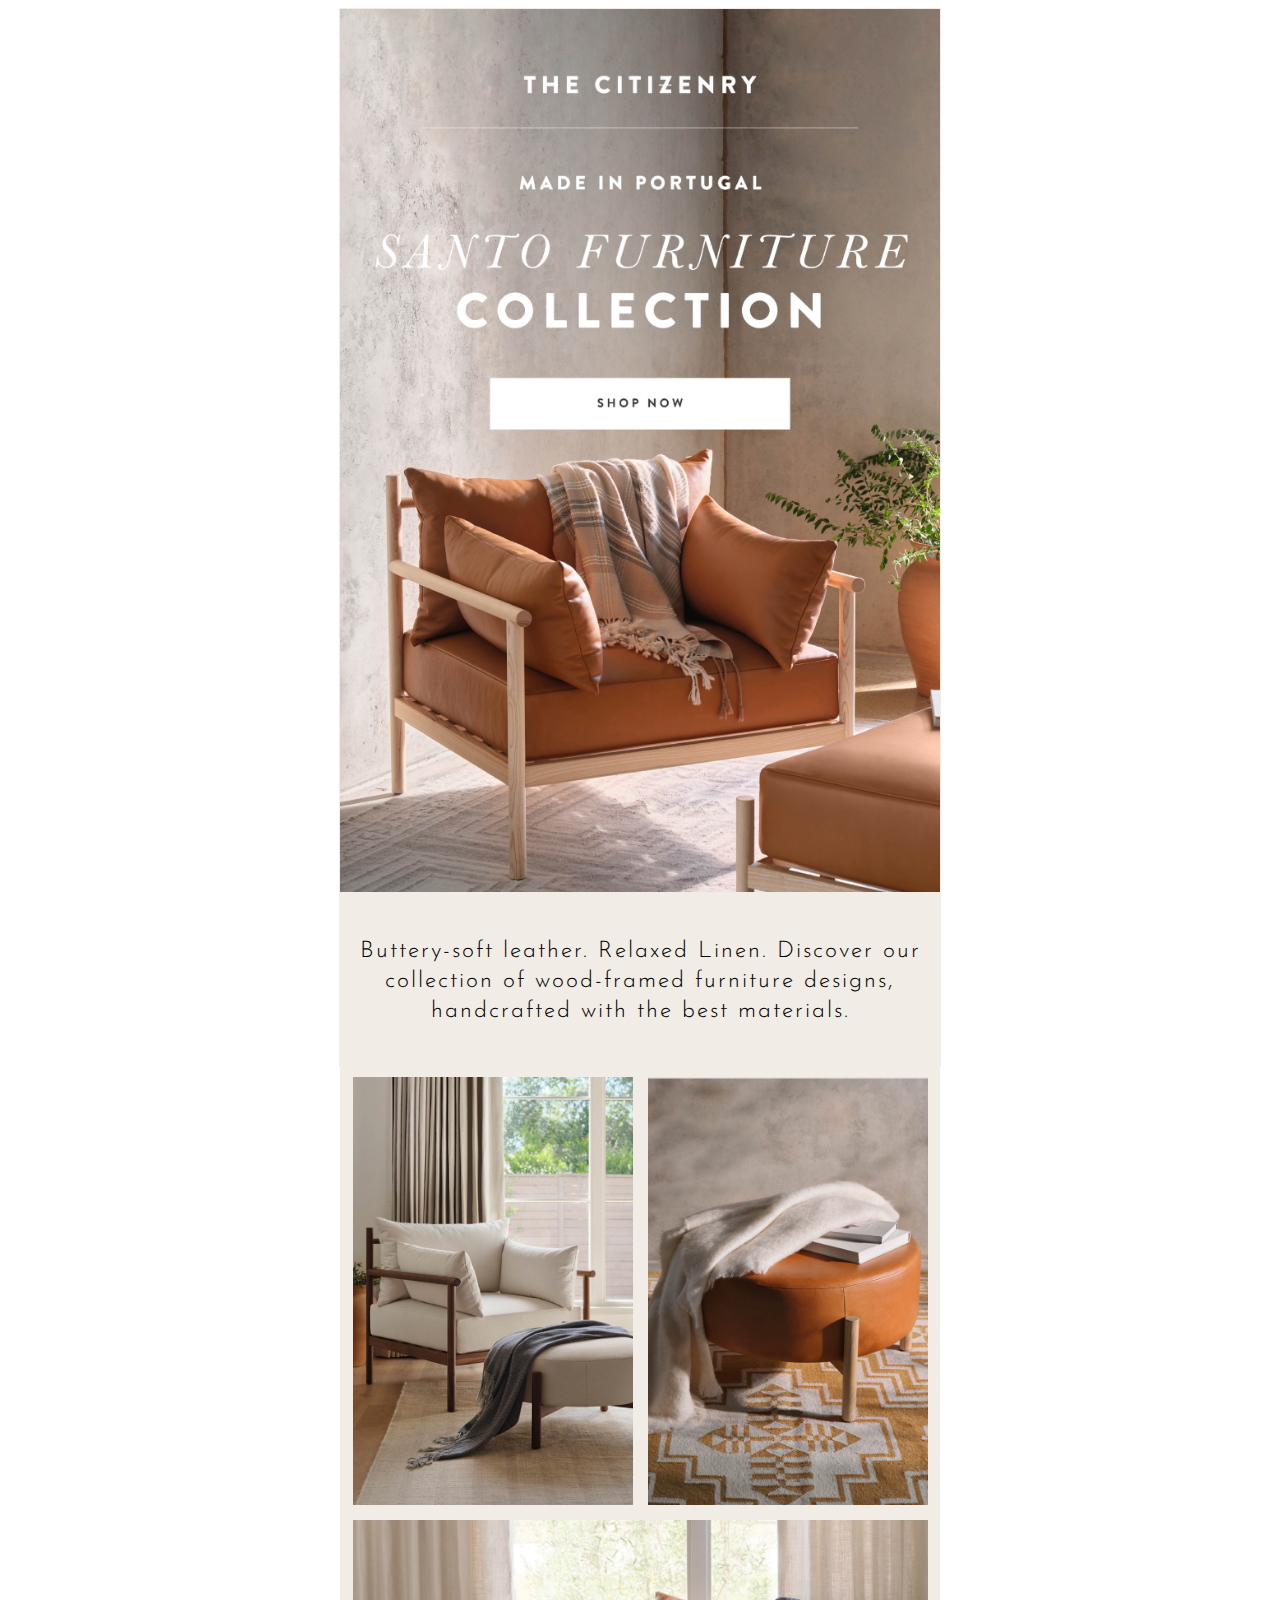
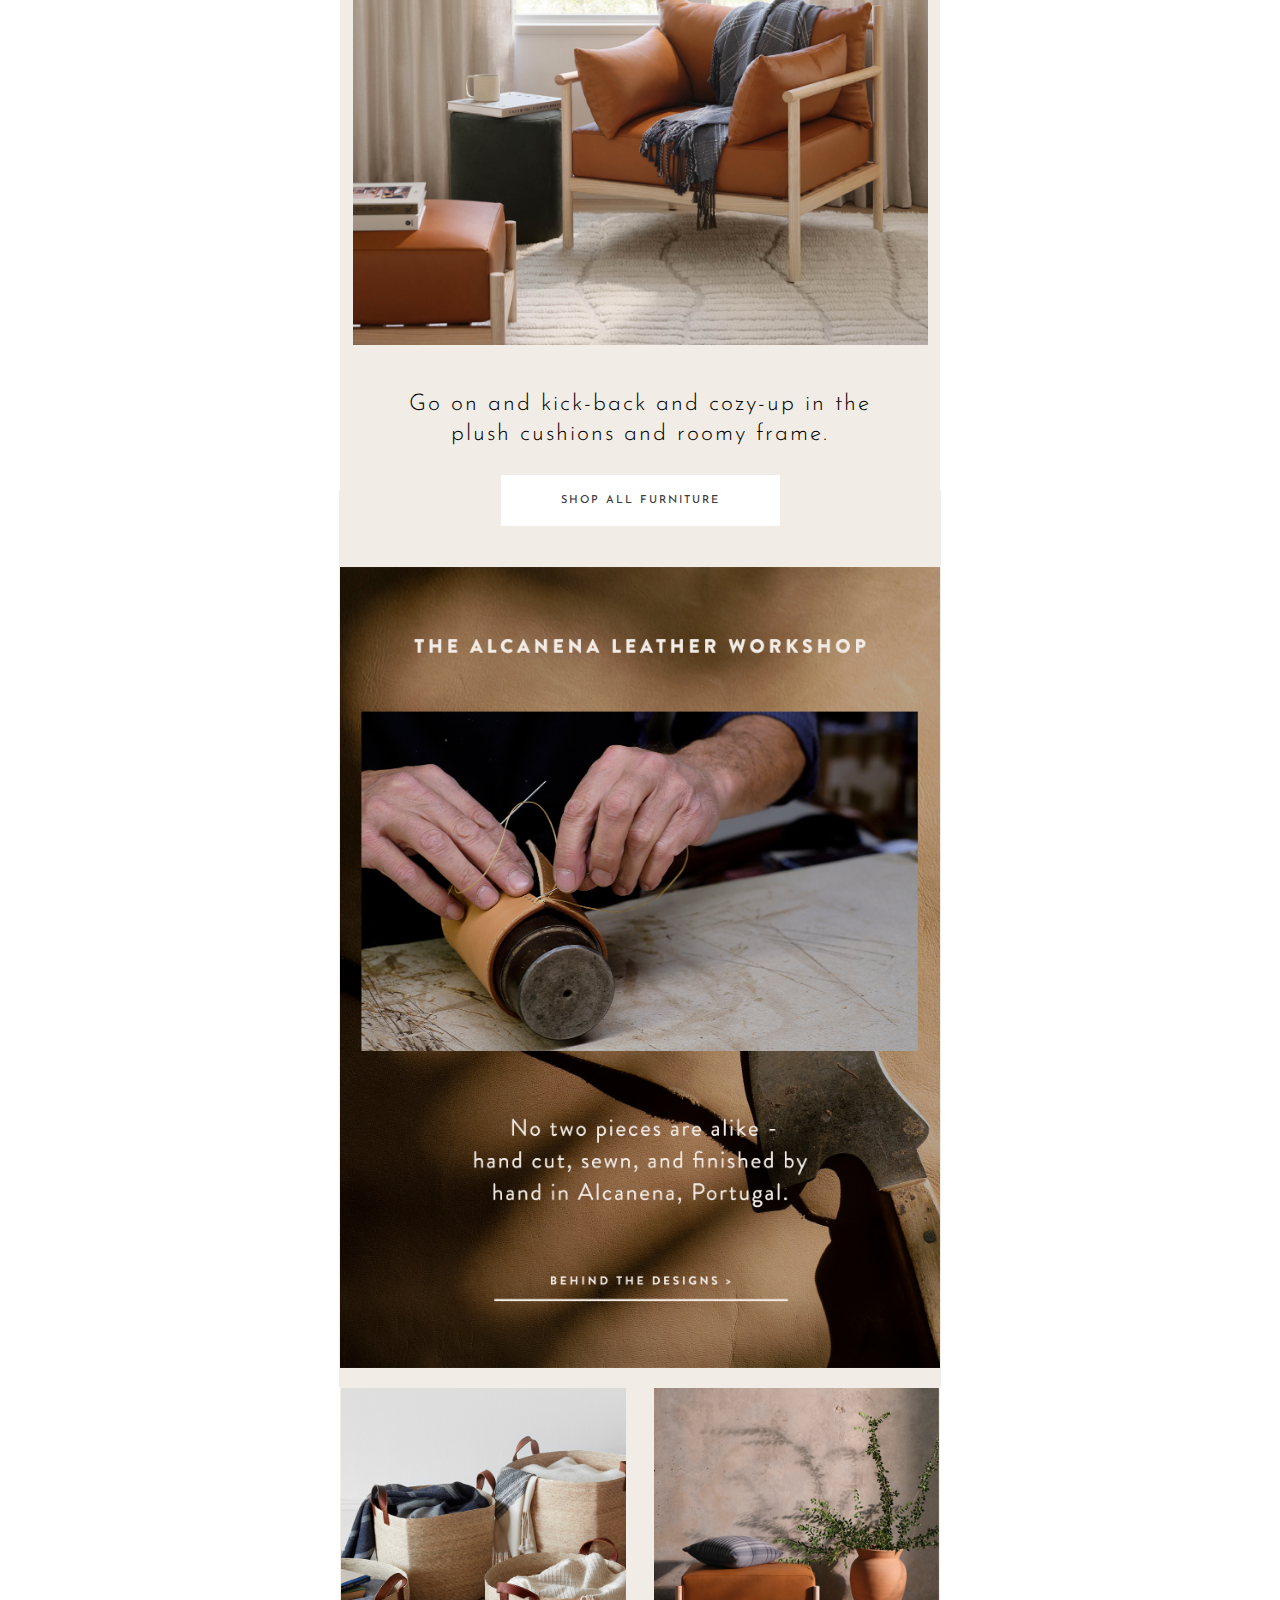
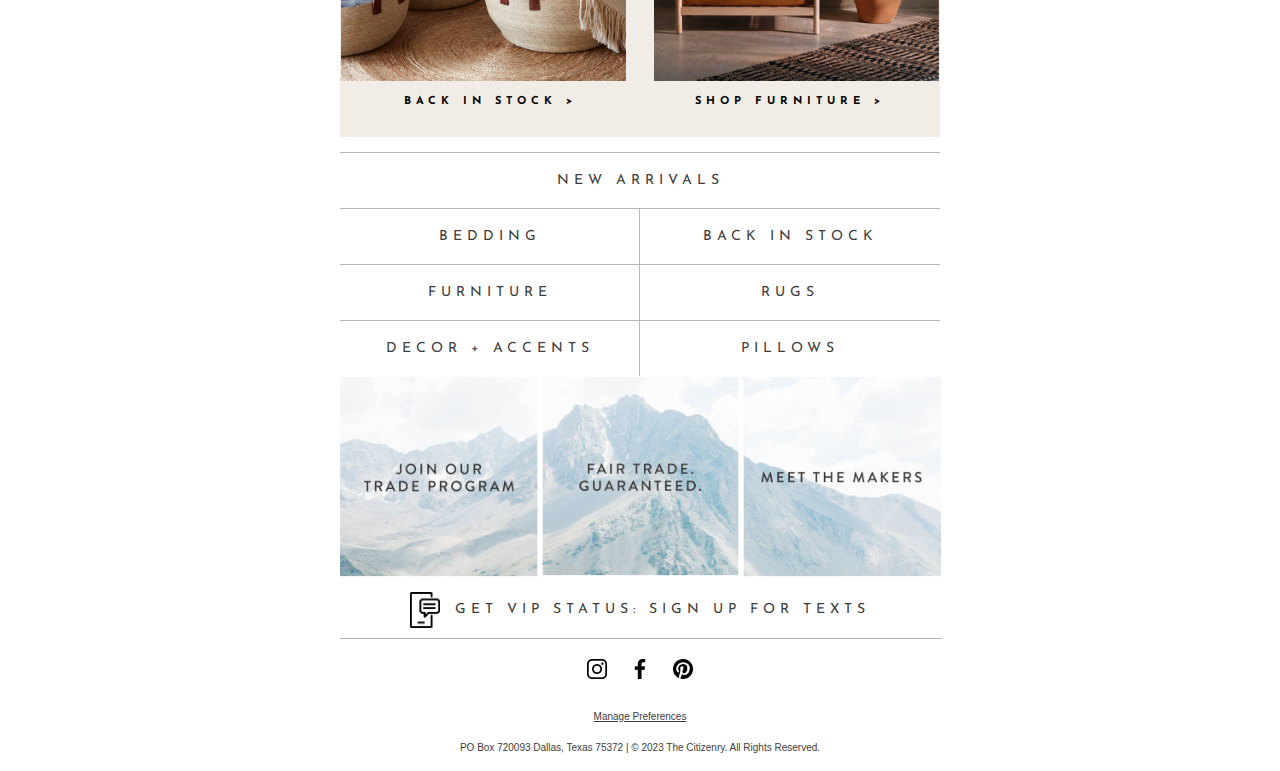
<file: index.html>
<!DOCTYPE html>
<html lang="en">
    <head>
        <meta charset="UTF-8" name="viewport" content="width=device-width, initial-scale=1.0">
        <title>Citizenry Email Clone</title>
        <link rel="stylesheet" href="./styles.css">
        <link rel="preconnect" href="https://fonts.googleapis.com">
        <link rel="preconnect" href="https://fonts.gstatic.com" crossorigin>
        <link href="https://fonts.googleapis.com/css2?family=Josefin+Sans:ital,wght@0,100;0,200;0,300;0,400;0,500;0,600;0,700;1,100;1,200;1,300;1,400;1,500;1,600;1,700&display=swap" rel="stylesheet">
    </head>
    <body id="opening">
        <table cellspacing="0" width="600px" align="center">
            <table cellspacing="0" width="600px" align="center">
                <tr id="header">
                    <td><img src="./assets/1.jpg"/></td>
                </tr>
                <tr class="subHead">
                    <td>Buttery-soft leather. Relaxed Linen. Discover our collection of wood-framed furniture designs, handcrafted with the best materials.</td>
                </tr>
            </table>
            <table cellspacing="0" width="600px" align="center">
                <tr>
                    <td class="Padding1"><img src="./assets/2.jpg" width="280px" /></td>
                    <td class="Padding2"><img src="./assets/3.jpg" width="280px" /></td>
                </tr>
                <tr>
                    <td class="tpPadding" colspan="2"><img src="./assets/4.jpg" width="575px" /></td>
                </tr>
                <tr class="subHead">
                    <td colspan="2">Go on and kick-back and cozy-up in the <br/>
                        plush cushions and roomy frame.</td>
                </tr>
                
            </table>
            <table cellspacing="0" width="600px" align="center">
                <tr>
                    <td id="shopBtn"><a href="#shopBtn">shop all furniture</a></td>
                </tr>
                <tr>
                    <td id="alcanena"><img src="./assets/5.jpeg" width="600px" /></td>
                </tr>
            </table>
            <table class="twoPart" cellspacing="0" width="600px" align="center">
                <tr>
                    <td class="alignLeft"><img src="./assets/6.png" width="285px" /></td>
                    <td class="alignRight"><img src="./assets/7.png" width="285px" /></td>
                </tr>
                <tr id="duoSpacing">
                    <td>Back in Stock ></td>
                    <td>Shop furniture ></td>
                </tr>
            </table>
            <table id="sixPart" cellspacing="0" cellpadding="20" width="600px" align="center">
                <tr class="spBottom">
                    <td colspan="2">New Arrivals</td>
                </tr>
                <tr class="spBottom">
                    <td class="borderRight" width="50%">Bedding</td>
                    <td>Back In Stock</td>
                </tr>
                <tr class="spBottom">
                    <td class="borderRight">Furniture</td>
                    <td>Rugs</td>
                </tr>
                <tr>
                    <td class="borderRight">Decor + Accents</td>
                    <td>Pillows</td>
                </tr>
            </table>
            <table cellspacing="0" width="600px" align="center" >
                <tr id="triImg">
                    <td><img src="./assets/8-1.jpeg" width="199px" /></td>
                    <td><img src="./assets/8-2.jpeg" width="199px" /></td>
                    <td><img src="./assets/8-3.jpeg" width="199px" /></td>
                </tr>
            </table>
            <table class="footer" cellspacing="0" cellpadding="10" width="600px" align="center">
                <tr>
                    <td id="aligned" colspan="2">
                        <img src="./assets/phone-icon.png" width="30px" /> <span>Get vip status: sign up for texts</span>
                    </td>
                </tr>
                <tr>
                    <td class="socials">
                        <img src="./assets/instagram.png" width="20px" />
                        <img src="./assets/fb.png" width="20px" />
                        <img src="./assets/pinterest.png" width="20px" />
                    </td>
                </tr>
                <tr>
                    <td><a href="#opening">Manage Preferences</a></td>
                </tr>
                <tr>
                    <td>PO Box 720093 Dallas, Texas 75372 | © 2023 The Citizenry. All rights reserved.</td>
                </tr>
            </table>
        </table>
    </body>
</html>
</file>
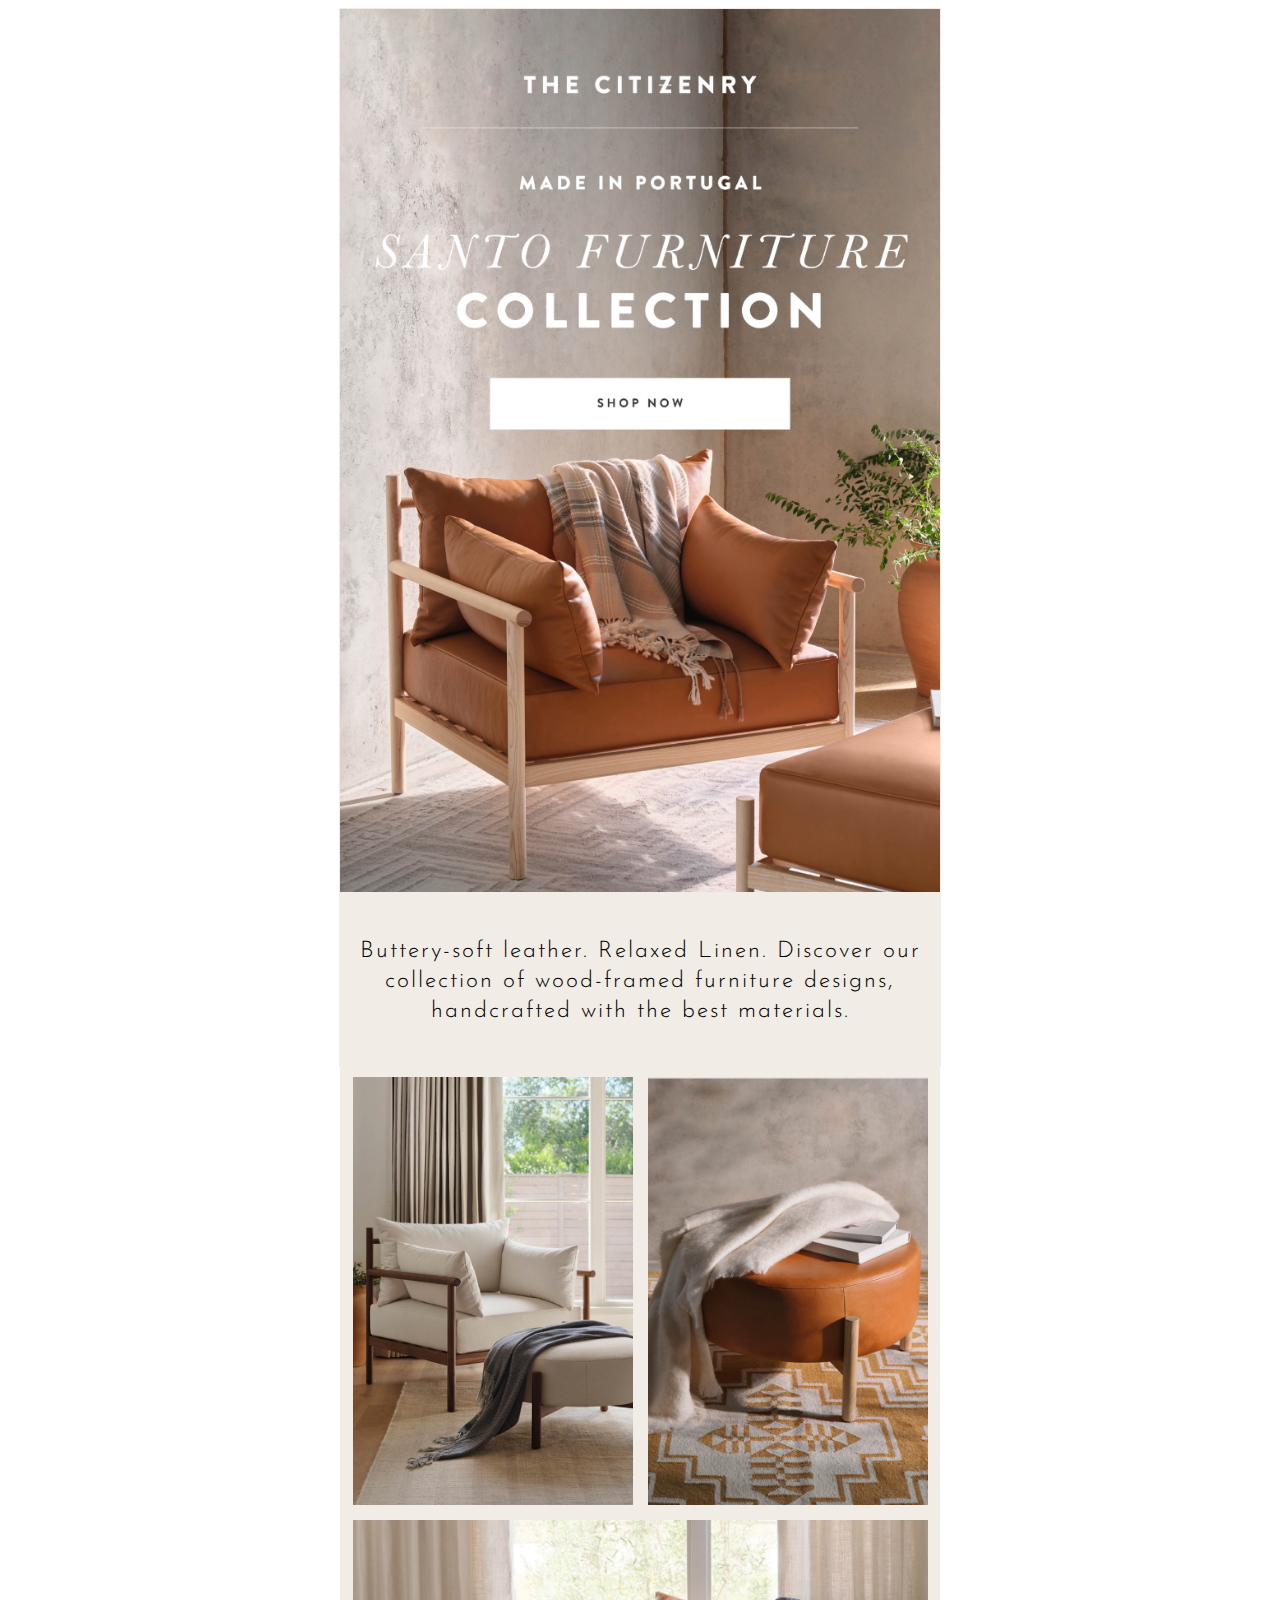
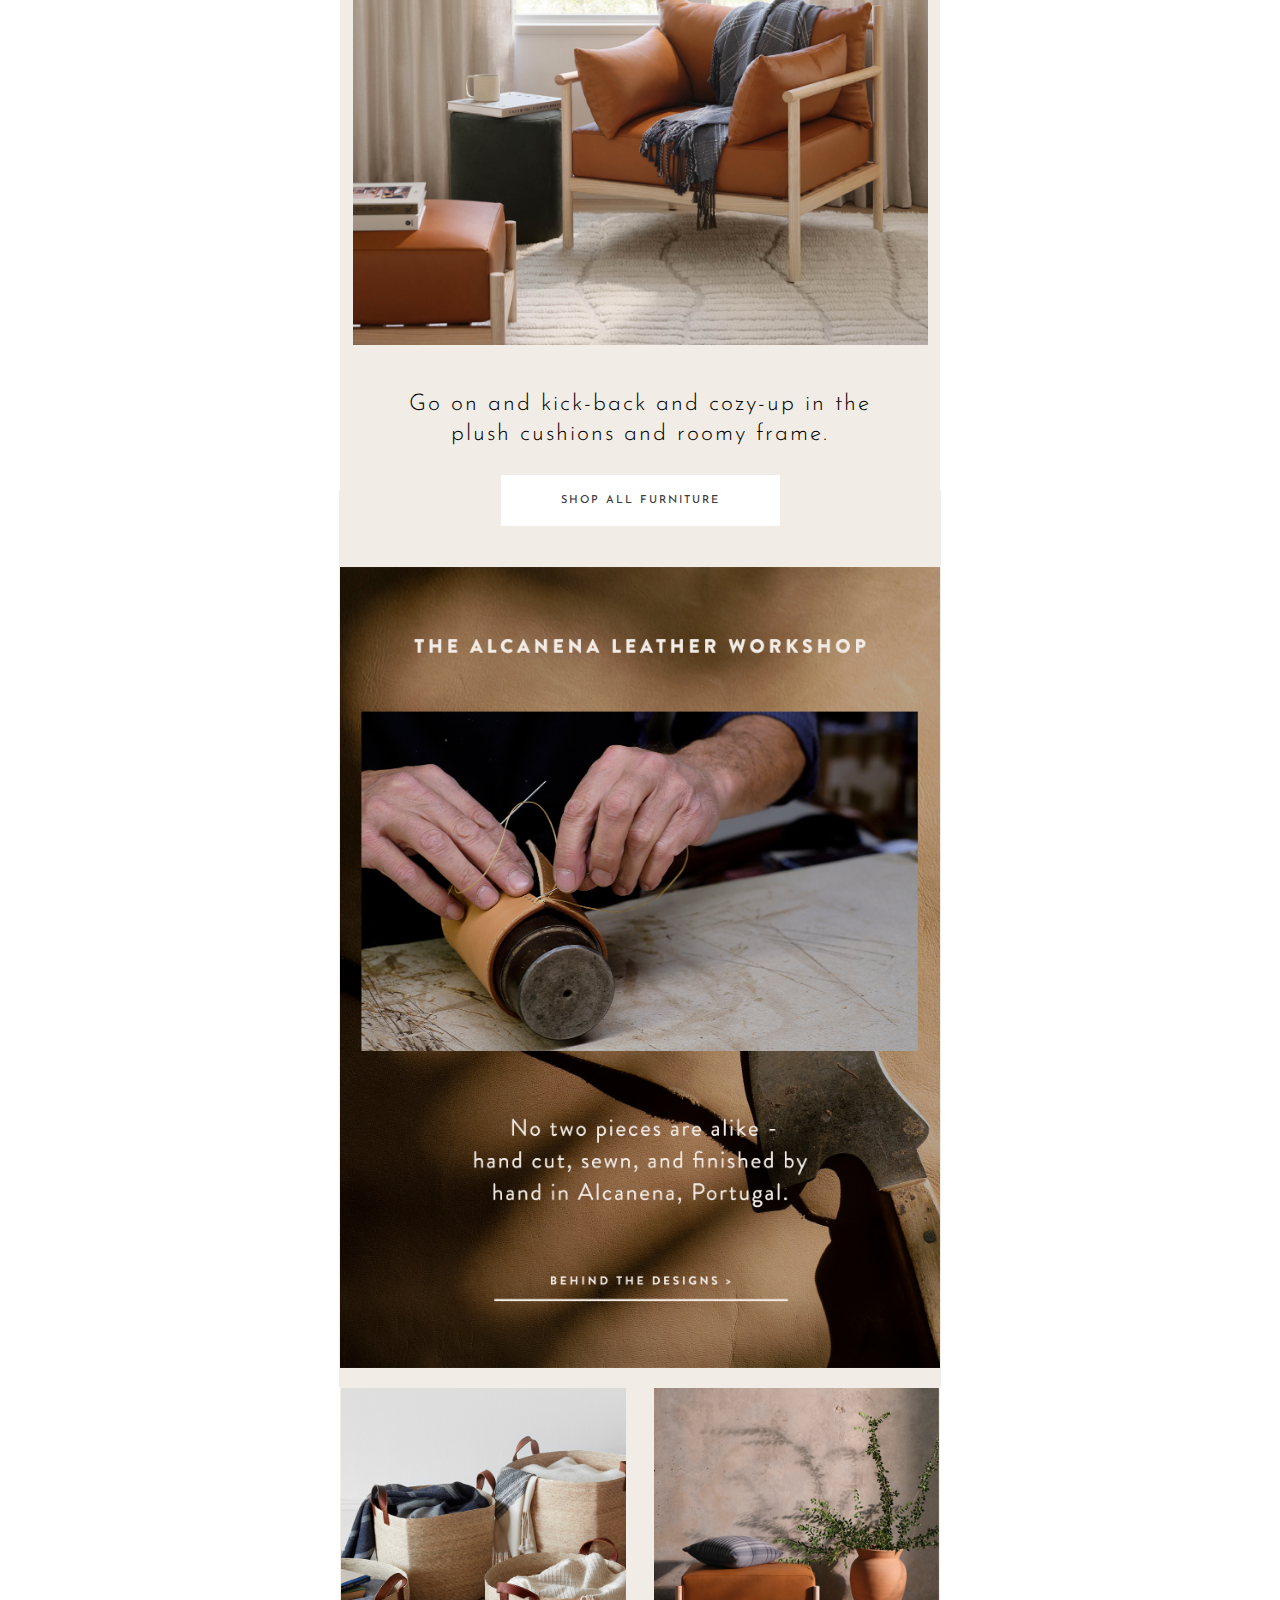
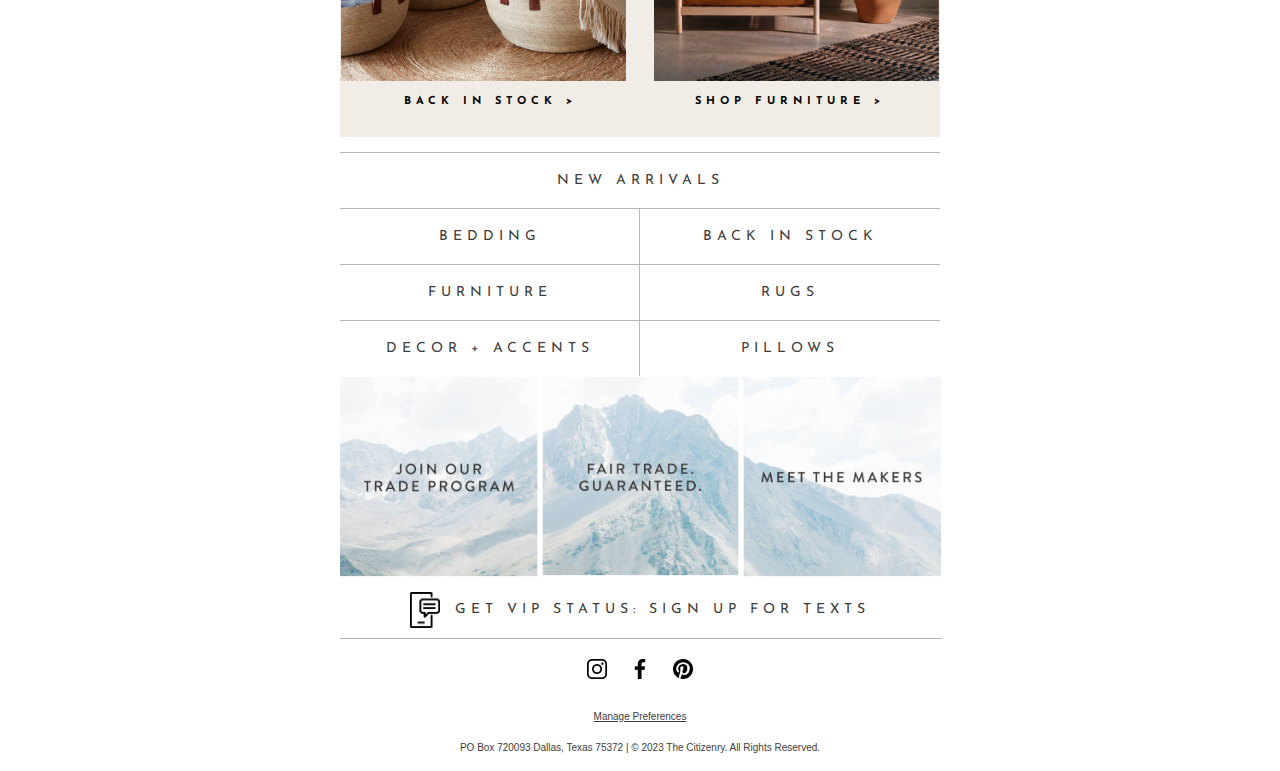
<file: citizenry.html>
<!DOCTYPE html>
<html lang="en">
    <head>
        <meta charset="UTF-8" name="viewport" content="width=device-width, initial-scale=1.0">
        <title>Citizenry Enail Clone</title>
        <link rel="stylesheet" href="styles.css">
        <link rel="preconnect" href="https://fonts.googleapis.com">
        <link rel="preconnect" href="https://fonts.gstatic.com" crossorigin>
        <link href="https://fonts.googleapis.com/css2?family=Josefin+Sans:ital,wght@0,100;0,200;0,300;0,400;0,500;0,600;0,700;1,100;1,200;1,300;1,400;1,500;1,600;1,700&display=swap" rel="stylesheet">
    </head>
    <body id="opening">
        <table cellspacing="0" width="600px" align="center">
            <table cellspacing="0" width="600px" align="center">
                <tr id="header">
                    <td><img src="../assets/1.jpg"/></td>
                </tr>
                <tr class="subHead">
                    <td>Buttery-soft leather. Relaxed Linen. Discover our collection of wood-framed furniture designs, handcrafted with the best materials.</td>
                </tr>
            </table>
            <table cellspacing="0" width="600px" align="center">
                <tr>
                    <td class="Padding1"><img src="../assets/2.jpg" width="280px" /></td>
                    <td class="Padding2"><img src="../assets/3.jpg" width="280px" /></td>
                </tr>
                <tr>
                    <td class="tpPadding" colspan="2"><img src="../assets/4.jpg" width="575px" /></td>
                </tr>
                <tr class="subHead">
                    <td colspan="2">Go on and kick-back and cozy-up in the <br/>
                        plush cushions and roomy frame.</td>
                </tr>
                
            </table>
            <table cellspacing="0" width="600px" align="center">
                <tr>
                    <td id="shopBtn"><a href="#shopBtn">shop all furniture</a></td>
                </tr>
                <tr>
                    <td id="alcanena"><img src="../assets/5.jpeg" width="600px" /></td>
                </tr>
            </table>
            <table class="twoPart" cellspacing="0" width="600px" align="center">
                <tr>
                    <td class="alignLeft"><img src="../assets/6.png" width="285px" /></td>
                    <td class="alignRight"><img src="../assets/7.png" width="285px" /></td>
                </tr>
                <tr id="duoSpacing">
                    <td>Back in Stock ></td>
                    <td>Shop furniture ></td>
                </tr>
            </table>
            <table id="sixPart" cellspacing="0" cellpadding="20" width="600px" align="center">
                <tr class="spBottom">
                    <td colspan="2">New Arrivals</td>
                </tr>
                <tr class="spBottom">
                    <td class="borderRight" width="50%">Bedding</td>
                    <td>Back In Stock</td>
                </tr>
                <tr class="spBottom">
                    <td class="borderRight">Furniture</td>
                    <td>Rugs</td>
                </tr>
                <tr>
                    <td class="borderRight">Decor + Accents</td>
                    <td>Pillows</td>
                </tr>
            </table>
            <table cellspacing="0" width="600px" align="center" >
                <tr id="triImg">
                    <td><img src="../assets/8-1.jpeg" width="199px" /></td>
                    <td><img src="../assets/8-2.jpeg" width="199px" /></td>
                    <td><img src="../assets/8-3.jpeg" width="199px" /></td>
                </tr>
            </table>
            <table class="footer" cellspacing="0" cellpadding="10" width="600px" align="center">
                <tr>
                    <td id="aligned" colspan="2">
                        <img src="../assets/phone-icon.png" width="30px" /> <span>Get vip status: sign up for texts</span>
                    </td>
                </tr>
                <tr>
                    <td class="socials">
                        <img src="../assets/instagram.png" width="20px" />
                        <img src="../assets/fb.png" width="20px" />
                        <img src="../assets/pinterest.png" width="20px" />
                    </td>
                </tr>
                <tr>
                    <td><a href="#opening">Manage Preferences</a></td>
                </tr>
                <tr>
                    <td>PO Box 720093 Dallas, Texas 75372 | © 2023 The Citizenry. All rights reserved.</td>
                </tr>
            </table>
        </table>
    </body>
</html>
</file>
<file: styles.css>
* {
    font-family: 'Josefin Sans', Helvetica, sans-serif;
    text-align: center;
}

/* -------------------- TABLET/DESKTOP -------------------- */
@media only screen and (min-width: 420px){
    /* table {
        background-color: #f2ece6;
    }

    #header img {
        width: 600px;
    }

    .subHead td {
        padding: 40px 20px ;
        font-weight: 300;
        font-size: 23px;
        letter-spacing: 2px;
        line-height: 30px;
    }

    .twoPart td {
        width: 50%;
    }

    .Padding1 {
        padding: 10px 5px 10px 10px;
    }

    .Padding2 {
        padding: 10px 10px 10px 5px;
    }

    #shopBtn {
        text-transform: uppercase;
        font-size: 11px;
        letter-spacing: 2px;
        font-weight: 500;
        padding: 5px 0 60px 0;
    }

    #shopBtn a {
        background-color: white;
        padding: 20px 60px;
    }

    #shopBtn a:link,  #shopBtn a:visited,  #shopBtn a:hover,  #shopBtn a:active {
        color: #3d3d3d;
        text-decoration: none;
    }

    #alcanena {
        padding-bottom: 15px;
    }

    .twoPart .alignLeft {
        text-align: left;
    }

    .twoPart .alignRight {
        text-align: right;
    }

    #duoSpacing td {
        padding: 10px 0 30px 0;
        text-transform: uppercase;
        font-weight: 700;
        font-size: 11px;
        letter-spacing: 5px;
    }

    #sixPart {
        background-color: white;
        color: #3d3d3d;
        text-transform: uppercase;
        margin-top: 15px;
        border-top: 1px solid #3d3d3d5e;
        letter-spacing: 5px;
        font-size: 14px;
    }

    .sixPart {
        background-color: white;
        color: #3d3d3d;
        text-transform: uppercase;
        margin-top: 15px;
        border-top: 1px solid #3d3d3d5e;
    }

    .sixPart td {
        width: 50%;
    }

    .spBottom td {
        border-bottom: 1px solid #3d3d3d5e;
    }

    .borderRight {
        border-right: 1px solid #3d3d3d5e;}

    #triImg {
        background-color: white;
    }

    #btm trtd {
        width: 50%;
        font-size: 30px;
    }

    .footer {
        color: #3d3d3d;
        background-color: white;
    }

    #aligned {
        display: flex;
        align-items: center;
        letter-spacing: 5px;
        font-size: 14px;
        color: #3d3d3d;
        border-bottom: 1px solid #3d3d3d5e;
        text-transform: uppercase;
        width: 97%;
    }

    #aligned img {
        padding-left: 60px;
    }

    #aligned span {
        padding-left: 15px;
    }
    
    .socials img {
        padding: 0 50px;
    }
    
    .footer td {
        font-size: 10px;
        text-transform: capitalize;
        font-family: Arial, Helvetica, sans-serif;
    }

    .footer a:link,  .footer a:visited,  .footer a:hover,  .footer a:active {
        color: #3d3d3d;
        font-family: Arial, Helvetica, sans-serif;
    } */
}@media only screen and (min-width: 420px){
    table {
        background-color: #f2ece6;
    }

    #header img {
        width: 600px;
    }

    .subHead td {
        padding: 40px 20px ;
        font-weight: 300;
        font-size: 23px;
        letter-spacing: 2px;
        line-height: 30px;
    }

    .twoPart td {
        width: 50%;
    }

    .Padding1 {
        padding: 10px 5px 10px 10px;
    }

    .Padding2 {
        padding: 10px 10px 10px 5px;
    }

    #shopBtn {
        text-transform: uppercase;
        font-size: 11px;
        letter-spacing: 2px;
        font-weight: 500;
        padding: 5px 0 60px 0;
    }

    #shopBtn a {
        background-color: white;
        padding: 20px 60px;
    }

    #shopBtn a:link,  #shopBtn a:visited,  #shopBtn a:hover,  #shopBtn a:active {
        color: #3d3d3d;
        text-decoration: none;
    }

    #alcanena {
        padding-bottom: 15px;
    }

    .twoPart .alignLeft {
        text-align: left;
    }

    .twoPart .alignRight {
        text-align: right;
    }

    #duoSpacing td {
        padding: 10px 0 30px 0;
        text-transform: uppercase;
        font-weight: 700;
        font-size: 11px;
        letter-spacing: 5px;
    }

    #sixPart {
        background-color: white;
        color: #3d3d3d;
        text-transform: uppercase;
        margin-top: 15px;
        border-top: 1px solid #3d3d3d5e;
        letter-spacing: 5px;
        font-size: 14px;
    }

    .sixPart {
        background-color: white;
        color: #3d3d3d;
        text-transform: uppercase;
        margin-top: 15px;
        border-top: 1px solid #3d3d3d5e;
    }

    .sixPart td {
        width: 50%;
    }

    .spBottom td {
        border-bottom: 1px solid #3d3d3d5e;
    }

    .borderRight {
        border-right: 1px solid #3d3d3d5e;}

    #triImg {
        background-color: white;
    }

    .footer {
        color: #3d3d3d;
        background-color: white;
    }

    #aligned {
        display: flex;
        align-items: center;
        letter-spacing: 5px;
        font-size: 14px;
        color: #3d3d3d;
        border-bottom: 1px solid #3d3d3d5e;
        text-transform: uppercase;
        width: 97%;
    }

    #aligned img {
        padding-left: 60px;
    }

    #aligned span {
        padding-left: 15px;
    }
    
    .socials img {
        padding: 10px;
    }
    
    .footer td {
        font-size: 10px;
        text-transform: capitalize;
        font-family: Arial, Helvetica, sans-serif;
    }

    .footer a:link,  .footer a:visited,  .footer a:hover,  .footer a:active {
        color: #3d3d3d;
        font-family: Arial, Helvetica, sans-serif;
    }
}


/* -------------------- PHONE -------------------- */
@media only screen and (max-width: 420px){}
</file>
